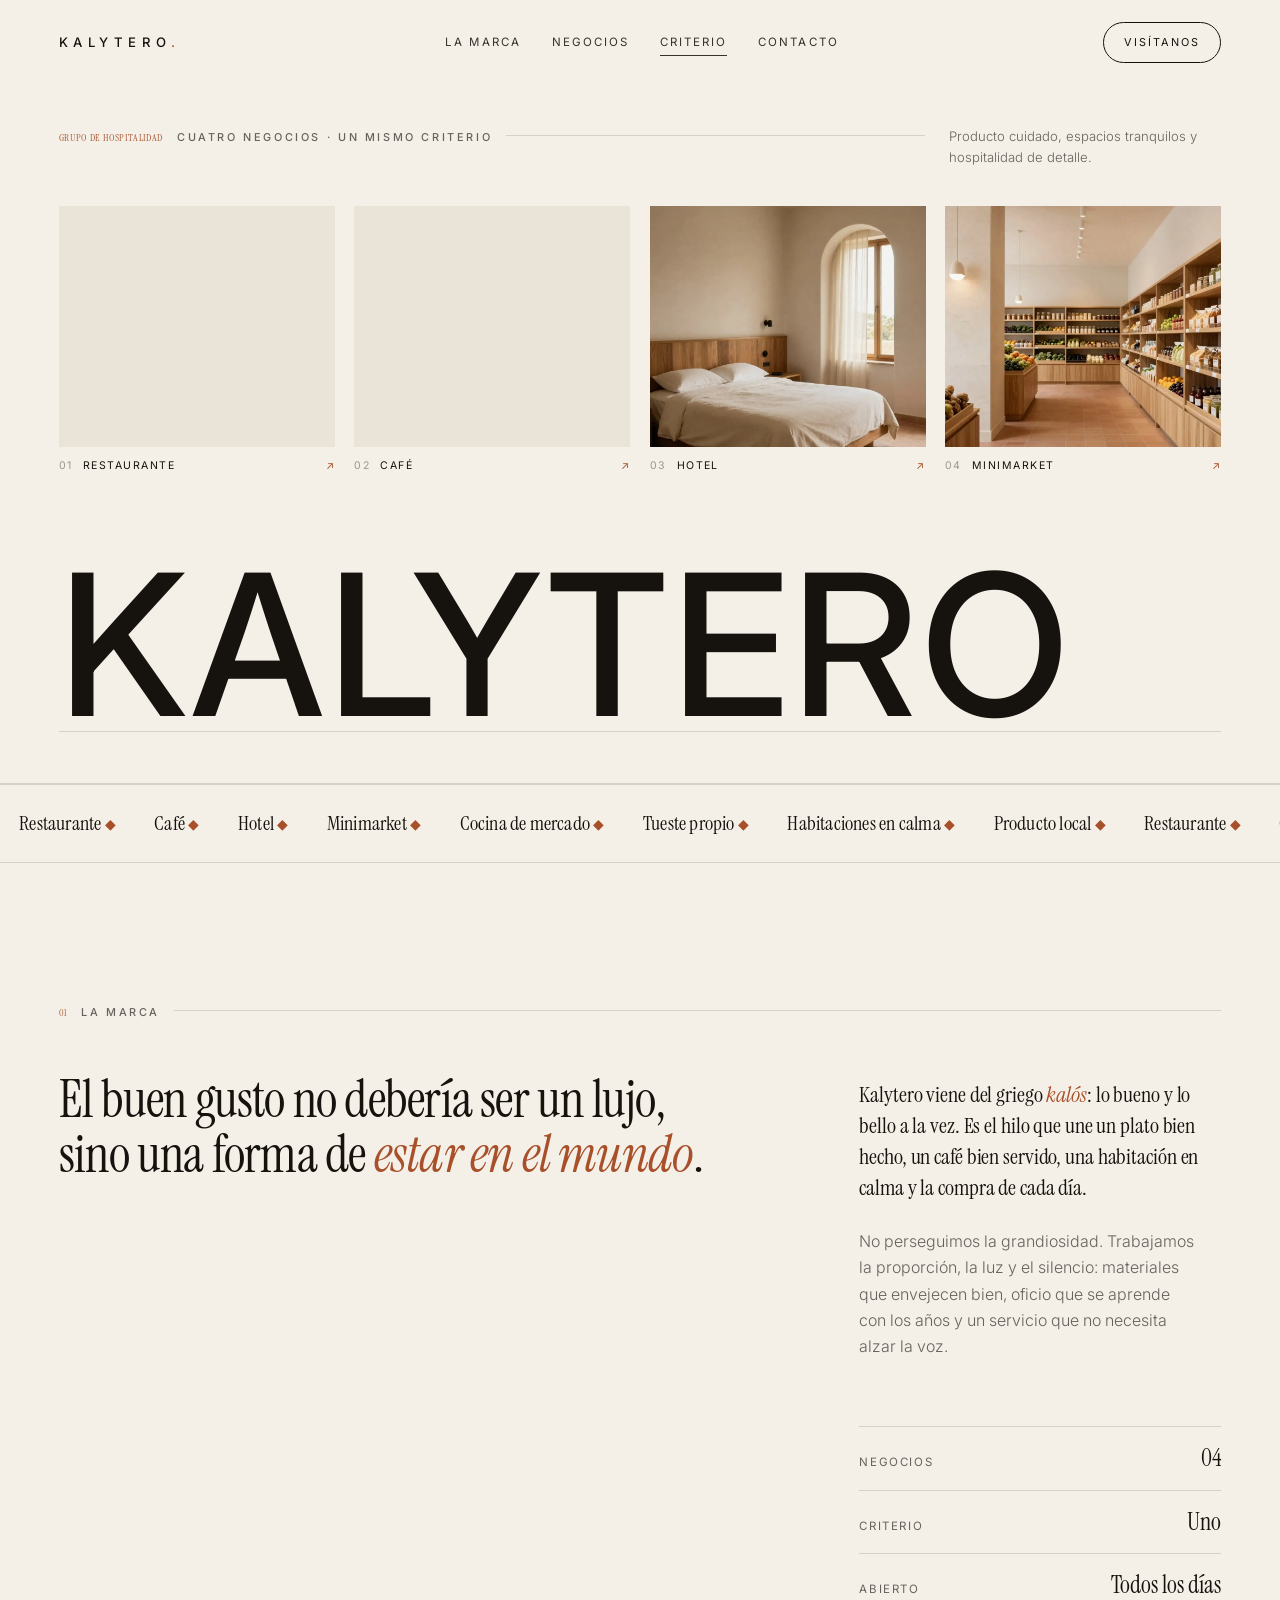
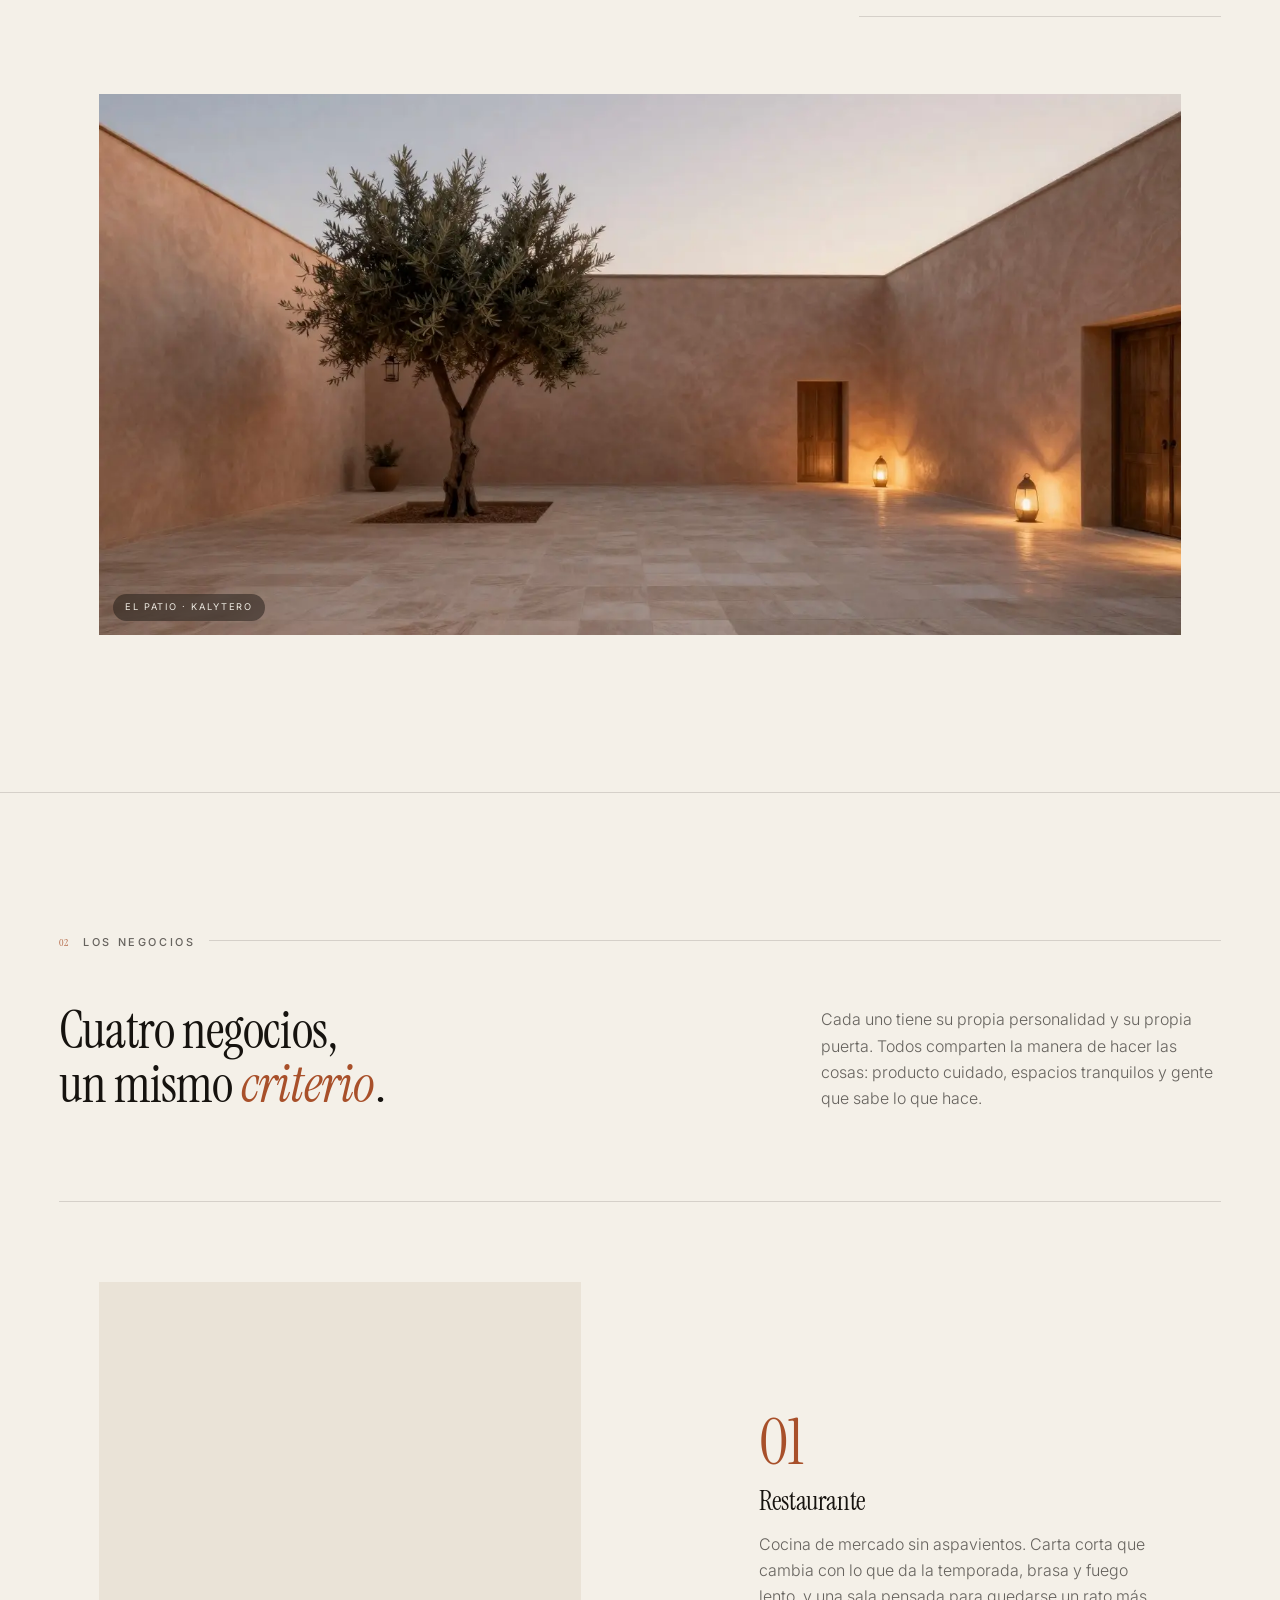
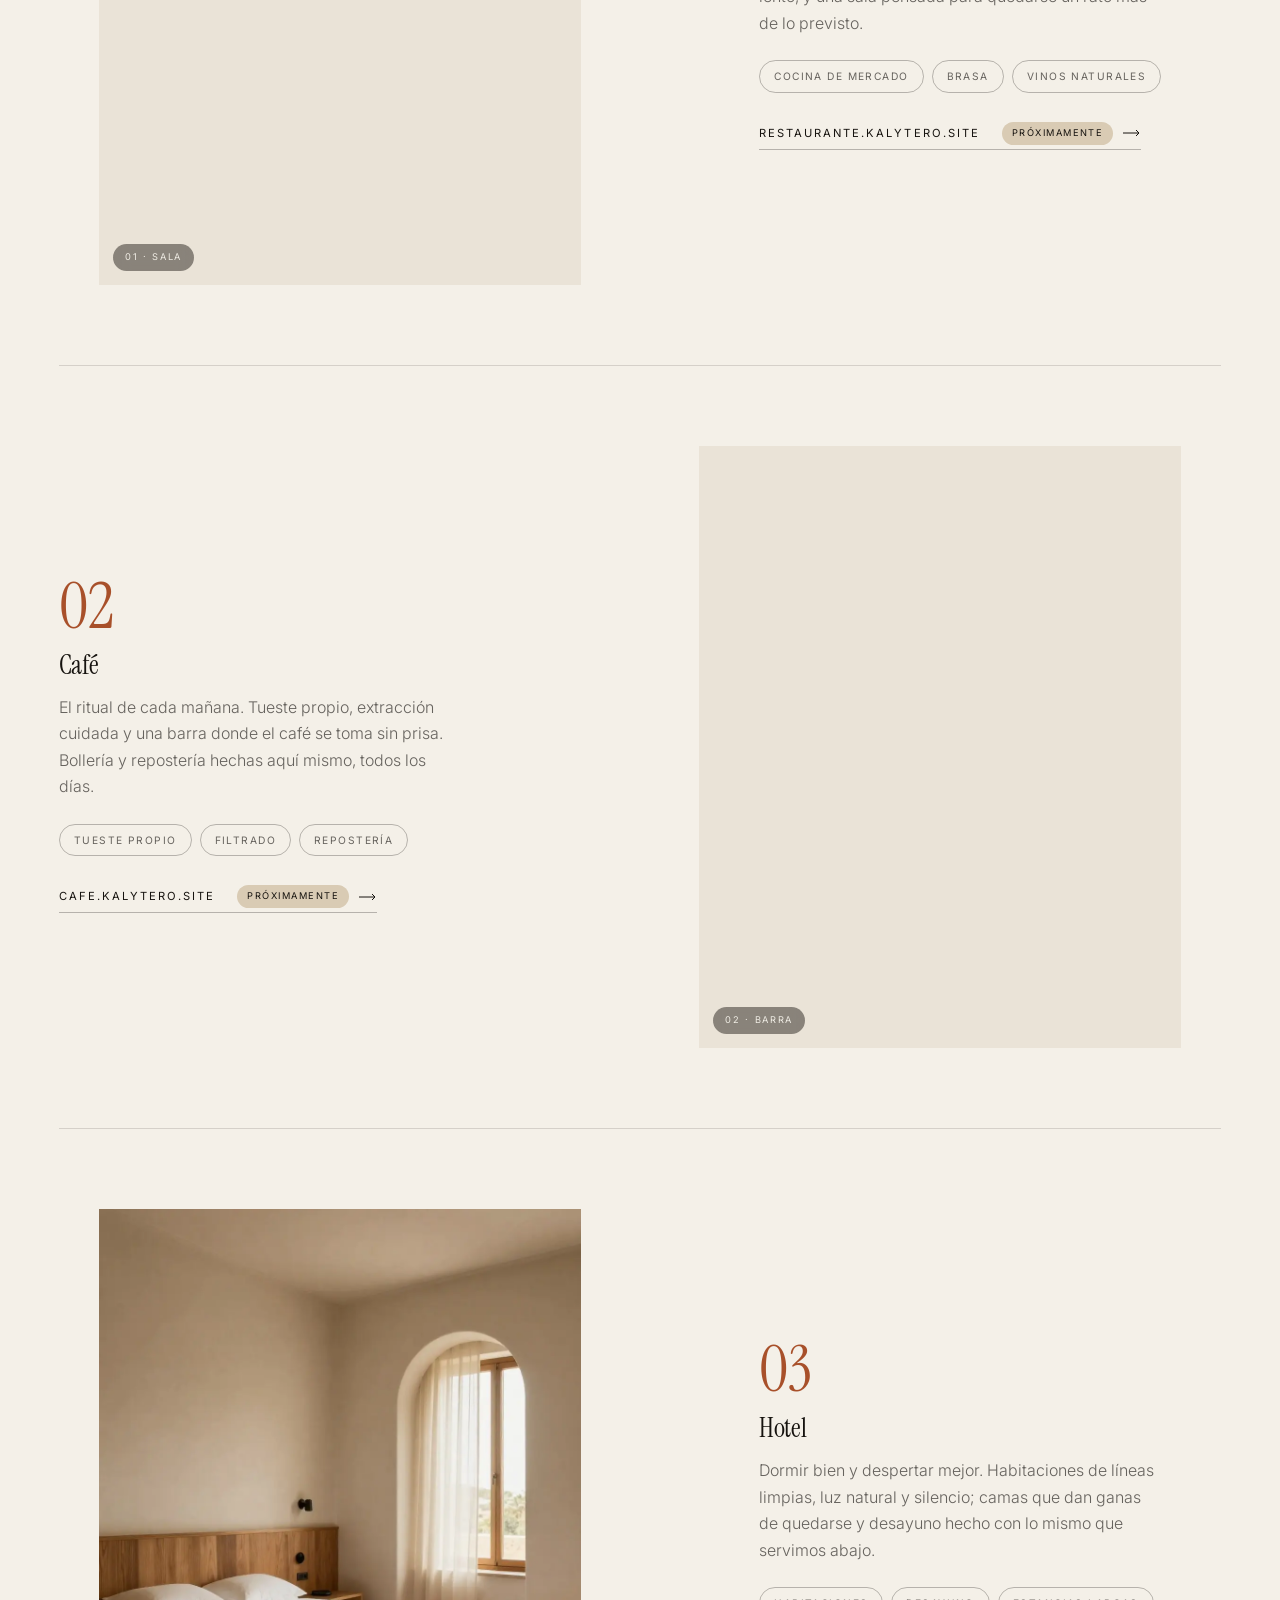
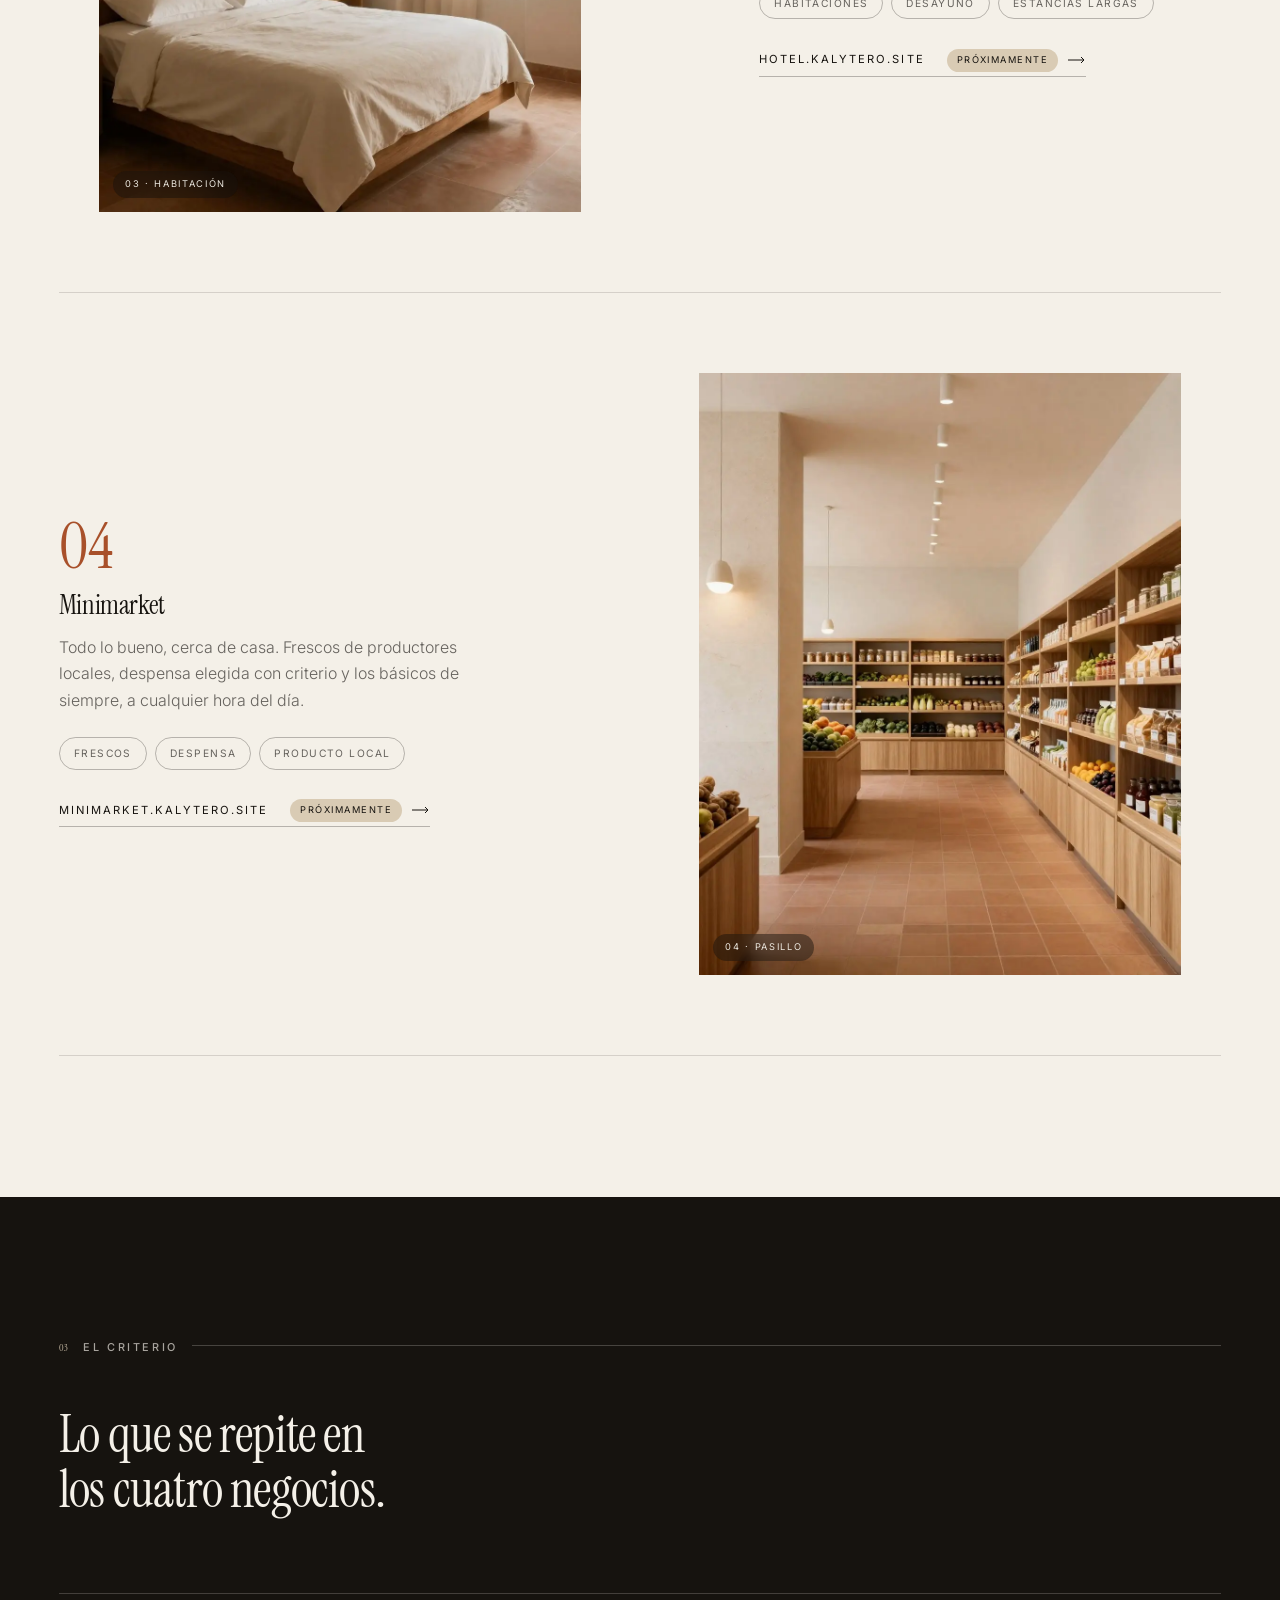
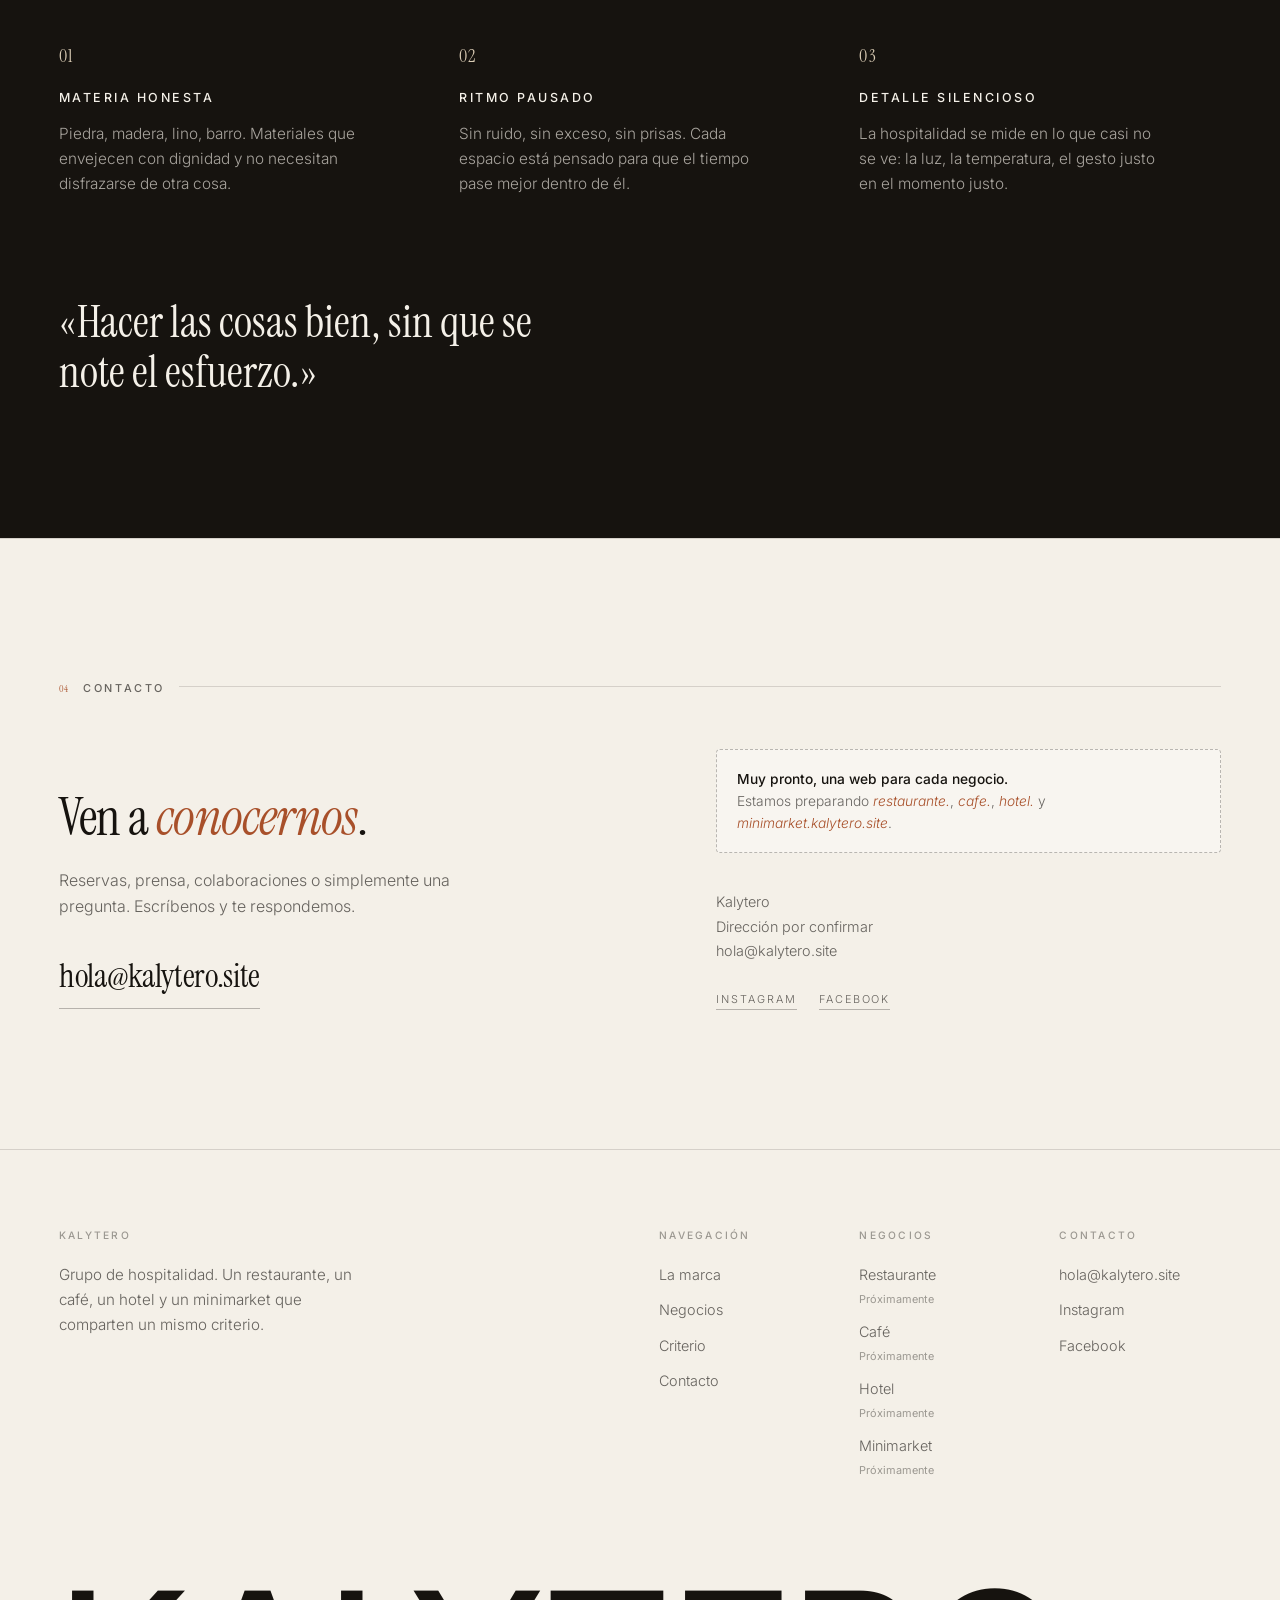
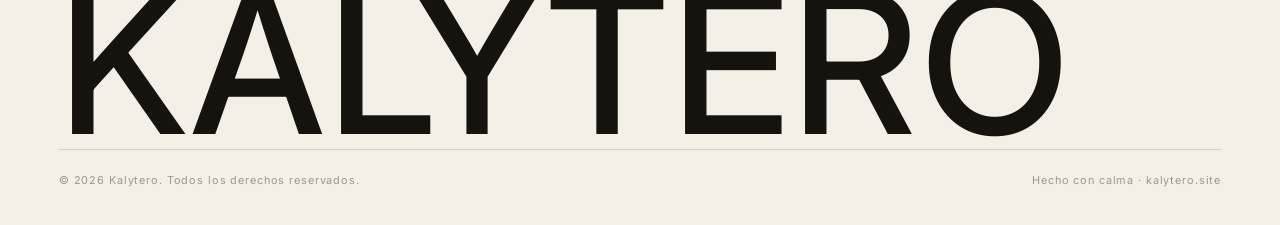
<file: index.html>
<!DOCTYPE html>
<html lang="es">
<head>
<meta charset="UTF-8" />
<meta name="viewport" content="width=device-width, initial-scale=1.0" />
<title>Kalytero — Restaurante, Café, Hotel y Minimarket</title>
<meta name="description" content="Kalytero reúne cuatro negocios bajo un mismo criterio: restaurante, café, hotel y minimarket. Espacios serenos, materia honesta y hospitalidad de detalle." />
<meta name="theme-color" content="#f4f0e8" />
<link rel="canonical" href="https://kalytero.site/" />

<!-- Open Graph -->
<meta property="og:type" content="website" />
<meta property="og:site_name" content="Kalytero" />
<meta property="og:locale" content="es_ES" />
<meta property="og:title" content="Kalytero — Cuatro negocios, un mismo servicio" />
<meta property="og:description" content="Restaurante, café, hotel y minimarket. Cuatro negocios, un mismo criterio." />
<meta property="og:url" content="https://kalytero.site/" />
<meta property="og:image" content="https://kalytero.site/assets/og.jpg" />
<meta property="og:image:width" content="1200" />
<meta property="og:image:height" content="630" />
<meta name="twitter:card" content="summary_large_image" />
<meta name="twitter:title" content="Kalytero — Cuatro negocios, un mismo servicio" />
<meta name="twitter:description" content="Restaurante, café, hotel y minimarket. Cuatro negocios, un mismo criterio." />
<meta name="twitter:image" content="https://kalytero.site/assets/og.jpg" />

<!-- Favicon -->
<link rel="icon" href="data:image/svg+xml,%3Csvg xmlns='http://www.w3.org/2000/svg' viewBox='0 0 64 64'%3E%3Crect width='64' height='64' fill='%2316130f'/%3E%3Ctext x='32' y='45' font-family='Georgia,serif' font-size='40' fill='%23f4f0e8' text-anchor='middle'%3EK%3C/text%3E%3C/svg%3E" />
<link rel="apple-touch-icon" href="data:image/svg+xml,%3Csvg xmlns='http://www.w3.org/2000/svg' viewBox='0 0 64 64'%3E%3Crect width='64' height='64' fill='%2316130f'/%3E%3Ctext x='32' y='45' font-family='Georgia,serif' font-size='40' fill='%23f4f0e8' text-anchor='middle'%3EK%3C/text%3E%3C/svg%3E" />

<link rel="preconnect" href="https://fonts.googleapis.com" />
<link rel="preconnect" href="https://fonts.gstatic.com" crossorigin />
<link href="https://fonts.googleapis.com/css2?family=Instrument+Serif:ital@0;1&family=Inter:wght@300;400;500&display=swap" rel="stylesheet" />
<link rel="stylesheet" href="assets/css/style.css" />

<script type="application/ld+json">
{
  "@context": "https://schema.org",
  "@type": "Organization",
  "name": "Kalytero",
  "url": "https://kalytero.site/",
  "logo": "https://kalytero.site/assets/og.jpg",
  "description": "Grupo Kalytero: restaurante, café, hotel y minimarket.",
  "email": "hola@kalytero.site",
  "subOrganization": [
    { "@type": "Restaurant", "name": "Kalytero Restaurante", "url": "https://restaurante.kalytero.site/" },
    { "@type": "CafeOrCoffeeShop", "name": "Kalytero Café", "url": "https://cafe.kalytero.site/" },
    { "@type": "Hotel", "name": "Kalytero Hotel", "url": "https://hotel.kalytero.site/" },
    { "@type": "Store", "name": "Kalytero Minimarket", "url": "https://minimarket.kalytero.site/" }
  ]
}
</script>
</head>
<body>

<a class="skip-link" href="#negocios">Saltar al contenido</a>

<!-- ============================================================ HEADER -->
<header class="site-header" id="header">
  <a class="brand" href="#top">Kalytero<span>.</span></a>

  <nav class="nav" id="nav" aria-label="Navegación principal">
    <a href="#marca">La marca</a>
    <a href="#negocios">Negocios</a>
    <a href="#criterio">Criterio</a>
    <a href="#contacto">Contacto</a>
  </nav>

  <a class="header-cta" href="#contacto">Visítanos</a>

  <button class="burger" id="burger" aria-label="Abrir menú" aria-expanded="false" aria-controls="nav">
    <i></i><i></i>
  </button>
</header>

<main id="top">

  <!-- ========================================================== HERO -->
  <section class="hero" aria-labelledby="hero-title">
    <div class="hero__inner">
      <div class="hero__intro">
        <p class="eyebrow">
          <span class="num">Grupo de hospitalidad</span>
          <span>Cuatro negocios · Un mismo criterio</span>
        </p>
        <p class="hero__note">Producto cuidado, espacios tranquilos y hospitalidad de detalle.</p>
      </div>

      <nav class="hero__services" aria-label="Explora nuestros negocios">
        <a class="hero-service" href="#restaurante" aria-label="Descubre Restaurante">
          <span class="hero-service__image">
            <picture>
              <source media="(max-width: 720px)" srcset="assets/restaurante-640.webp" type="image/webp" />
              <source srcset="assets/restaurante.webp" type="image/webp" />
              <img src="assets/restaurante.jpg" alt="Comedor sereno con arcos de piedra y mesa de roble" width="1024" height="1280" fetchpriority="high" decoding="async" />
            </picture>
          </span>
          <span class="hero-service__caption"><span>01</span><strong>Restaurante</strong><span aria-hidden="true">↗</span></span>
        </a>
        <a class="hero-service" href="#cafe" aria-label="Descubre Café">
          <span class="hero-service__image">
            <picture>
              <source media="(max-width: 720px)" srcset="assets/cafe-640.webp" type="image/webp" />
              <source srcset="assets/cafe.webp" type="image/webp" />
              <img src="assets/cafe.jpg" alt="Barra de café en piedra con máquina de espresso" width="1024" height="1280" decoding="async" />
            </picture>
          </span>
          <span class="hero-service__caption"><span>02</span><strong>Café</strong><span aria-hidden="true">↗</span></span>
        </a>
        <a class="hero-service" href="#hotel" aria-label="Descubre Hotel">
          <span class="hero-service__image">
            <picture>
              <source media="(max-width: 720px)" srcset="assets/hotel-640.webp" type="image/webp" />
              <source srcset="assets/hotel.webp" type="image/webp" />
              <img src="assets/hotel.jpg" alt="Habitación luminosa con cama de lino y cabecero de roble" width="1024" height="1280" decoding="async" />
            </picture>
          </span>
          <span class="hero-service__caption"><span>03</span><strong>Hotel</strong><span aria-hidden="true">↗</span></span>
        </a>
        <a class="hero-service" href="#minimarket" aria-label="Descubre Minimarket">
          <span class="hero-service__image">
            <picture>
              <source media="(max-width: 720px)" srcset="assets/minimarket-640.webp" type="image/webp" />
              <source srcset="assets/minimarket.webp" type="image/webp" />
              <img src="assets/minimarket.jpg" alt="Minimarket con estanterías de madera, fruta y producto local" width="1024" height="1280" decoding="async" />
            </picture>
          </span>
          <span class="hero-service__caption"><span>04</span><strong>Minimarket</strong><span aria-hidden="true">↗</span></span>
        </a>
      </nav>

      <h1 class="wordmark hero__wordmark" id="hero-title"><span>Kalytero</span></h1>
    </div>
  </section>

  <!-- ======================================================= MARQUEE -->
  <div class="marquee" aria-hidden="true">
    <div class="marquee__track">
      <ul>
        <li>Restaurante <span class="dot">◆</span></li>
        <li>Café <span class="dot">◆</span></li>
        <li>Hotel <span class="dot">◆</span></li>
        <li>Minimarket <span class="dot">◆</span></li>
        <li>Cocina de mercado <span class="dot">◆</span></li>
        <li>Tueste propio <span class="dot">◆</span></li>
        <li>Habitaciones en calma <span class="dot">◆</span></li>
        <li>Producto local <span class="dot">◆</span></li>
      </ul>
      <ul>
        <li>Restaurante <span class="dot">◆</span></li>
        <li>Café <span class="dot">◆</span></li>
        <li>Hotel <span class="dot">◆</span></li>
        <li>Minimarket <span class="dot">◆</span></li>
        <li>Cocina de mercado <span class="dot">◆</span></li>
        <li>Tueste propio <span class="dot">◆</span></li>
        <li>Habitaciones en calma <span class="dot">◆</span></li>
        <li>Producto local <span class="dot">◆</span></li>
      </ul>
    </div>
  </div>

  <!-- ====================================================== MANIFIESTO -->
  <section class="section manifesto" id="marca">
    <div class="wrap">
      <p class="eyebrow reveal">
        <span class="num">01</span>
        <span>La marca</span>
      </p>

      <div class="grid">
        <h2 class="h2 manifesto__title reveal">
          El buen gusto no debería ser un lujo, sino una forma de
          <em>estar en el mundo</em>.
        </h2>

        <div class="manifesto__body reveal" data-delay="1">
          <div class="serif-body">
            <p>
              Kalytero viene del griego <em>kalós</em>: lo bueno y lo bello a la vez.
              Es el hilo que une un plato bien hecho, un café bien servido, una
              habitación en calma y la compra de cada día.
            </p>
          </div>
          <p class="lead" style="margin-top:24px">
            No perseguimos la grandiosidad. Trabajamos la proporción, la luz y el
            silencio: materiales que envejecen bien, oficio que se aprende con los
            años y un servicio que no necesita alzar la voz.
          </p>
        </div>

        <div class="manifesto__stats reveal" data-delay="2">
          <div><span>Negocios</span><strong>04</strong></div>
          <div><span>Criterio</span><strong>Uno</strong></div>
          <div><span>Abierto</span><strong>Todos los días</strong></div>
        </div>
      </div>

      <figure class="figure manifesto__figure reveal">
        <picture>
          <source srcset="assets/interior.webp" type="image/webp" />
          <img src="assets/interior.jpg" alt="Patio interior de líneas minimalistas con un olivo y luz de farolillos al anochecer" width="1536" height="864" loading="lazy" decoding="async" />
        </picture>
        <figcaption>El patio · Kalytero</figcaption>
      </figure>
    </div>
  </section>

  <!-- ======================================================== NEGOCIOS -->
  <section class="section" id="negocios">
    <div class="wrap">
      <p class="eyebrow reveal">
        <span class="num">02</span>
        <span>Los negocios</span>
      </p>

      <div class="biz-head">
        <h2 class="h2 reveal">Cuatro negocios, un mismo <em>criterio</em>.</h2>
        <p class="lead reveal" data-delay="1">
          Cada uno tiene su propia personalidad y su propia puerta. Todos comparten
          la manera de hacer las cosas: producto cuidado, espacios tranquilos y
          gente que sabe lo que hace.
        </p>
      </div>

      <!-- 01 · Restaurante -->
      <article class="biz" id="restaurante">
        <div class="biz__media">
          <figure class="figure reveal">
            <picture>
              <source media="(max-width: 720px)" srcset="assets/restaurante-640.webp" type="image/webp" />
              <source srcset="assets/restaurante.webp" type="image/webp" />
              <img src="assets/restaurante.jpg" alt="Comedor minimalista con arcos de piedra, mesa de roble y lámpara de lino" width="1024" height="1280" loading="lazy" decoding="async" />
            </picture>
            <figcaption>01 · Sala</figcaption>
          </figure>
        </div>
        <div class="biz__body reveal" data-delay="1">
          <span class="biz__num">01</span>
          <h3 class="h3">Restaurante</h3>
          <p class="lead">
            Cocina de mercado sin aspavientos. Carta corta que cambia con lo que da
            la temporada, brasa y fuego lento, y una sala pensada para quedarse un
            rato más de lo previsto.
          </p>
          <ul class="tags">
            <li>Cocina de mercado</li>
            <li>Brasa</li>
            <li>Vinos naturales</li>
          </ul>
          <a class="link-arrow" href="https://restaurante.kalytero.site">
            restaurante.kalytero.site
            <span class="pill">Próximamente</span>
            <svg width="18" height="8" viewBox="0 0 18 8" fill="none" aria-hidden="true"><path d="M0 4h16M13 1l3 3-3 3" stroke="currentColor" stroke-width="1"/></svg>
          </a>
        </div>
      </article>

      <!-- 02 · Café -->
      <article class="biz" id="cafe">
        <div class="biz__media">
          <figure class="figure reveal">
            <picture>
              <source media="(max-width: 720px)" srcset="assets/cafe-640.webp" type="image/webp" />
              <source srcset="assets/cafe.webp" type="image/webp" />
              <img src="assets/cafe.jpg" alt="Barra de café en piedra con máquina de espresso dorada y una taza sola" width="1024" height="1280" loading="lazy" decoding="async" />
            </picture>
            <figcaption>02 · Barra</figcaption>
          </figure>
        </div>
        <div class="biz__body reveal" data-delay="1">
          <span class="biz__num">02</span>
          <h3 class="h3">Café</h3>
          <p class="lead">
            El ritual de cada mañana. Tueste propio, extracción cuidada y una barra
            donde el café se toma sin prisa. Bollería y repostería hechas aquí mismo,
            todos los días.
          </p>
          <ul class="tags">
            <li>Tueste propio</li>
            <li>Filtrado</li>
            <li>Repostería</li>
          </ul>
          <a class="link-arrow" href="https://cafe.kalytero.site">
            cafe.kalytero.site
            <span class="pill">Próximamente</span>
            <svg width="18" height="8" viewBox="0 0 18 8" fill="none" aria-hidden="true"><path d="M0 4h16M13 1l3 3-3 3" stroke="currentColor" stroke-width="1"/></svg>
          </a>
        </div>
      </article>

      <!-- 03 · Hotel -->
      <article class="biz" id="hotel">
        <div class="biz__media">
          <figure class="figure reveal">
            <picture>
              <source media="(max-width: 720px)" srcset="assets/hotel-640.webp" type="image/webp" />
              <source srcset="assets/hotel.webp" type="image/webp" />
              <img src="assets/hotel.jpg" alt="Habitación de hotel con cama de lino, cabecero de roble y ventana en arco" width="1024" height="1280" loading="lazy" decoding="async" />
            </picture>
            <figcaption>03 · Habitación</figcaption>
          </figure>
        </div>
        <div class="biz__body reveal" data-delay="1">
          <span class="biz__num">03</span>
          <h3 class="h3">Hotel</h3>
          <p class="lead">
            Dormir bien y despertar mejor. Habitaciones de líneas limpias, luz
            natural y silencio; camas que dan ganas de quedarse y desayuno hecho
            con lo mismo que servimos abajo.
          </p>
          <ul class="tags">
            <li>Habitaciones</li>
            <li>Desayuno</li>
            <li>Estancias largas</li>
          </ul>
          <a class="link-arrow" href="https://hotel.kalytero.site">
            hotel.kalytero.site
            <span class="pill">Próximamente</span>
            <svg width="18" height="8" viewBox="0 0 18 8" fill="none" aria-hidden="true"><path d="M0 4h16M13 1l3 3-3 3" stroke="currentColor" stroke-width="1"/></svg>
          </a>
        </div>
      </article>

      <!-- 04 · Minimarket -->
      <article class="biz" id="minimarket">
        <div class="biz__media">
          <figure class="figure reveal">
            <picture>
              <source media="(max-width: 720px)" srcset="assets/minimarket-640.webp" type="image/webp" />
              <source srcset="assets/minimarket.webp" type="image/webp" />
              <img src="assets/minimarket.jpg" alt="Minimarket de estanterías de madera con fruta, despensa y suelo de barro" width="1024" height="1280" loading="lazy" decoding="async" />
            </picture>
            <figcaption>04 · Pasillo</figcaption>
          </figure>
        </div>
        <div class="biz__body reveal" data-delay="1">
          <span class="biz__num">04</span>
          <h3 class="h3">Minimarket</h3>
          <p class="lead">
            Todo lo bueno, cerca de casa. Frescos de productores locales, despensa
            elegida con criterio y los básicos de siempre, a cualquier hora del día.
          </p>
          <ul class="tags">
            <li>Frescos</li>
            <li>Despensa</li>
            <li>Producto local</li>
          </ul>
          <a class="link-arrow" href="https://minimarket.kalytero.site">
            minimarket.kalytero.site
            <span class="pill">Próximamente</span>
            <svg width="18" height="8" viewBox="0 0 18 8" fill="none" aria-hidden="true"><path d="M0 4h16M13 1l3 3-3 3" stroke="currentColor" stroke-width="1"/></svg>
          </a>
        </div>
      </article>
    </div>
  </section>

  <!-- ======================================================== CRITERIO -->
  <section class="section dark" id="criterio">
    <div class="wrap">
      <p class="eyebrow reveal">
        <span class="num">03</span>
        <span>El criterio</span>
      </p>

      <h2 class="h2 reveal" style="max-width:20ch">
        Lo que se repite en los cuatro negocios.
      </h2>

      <div class="principles">
        <div class="principle reveal">
          <span class="num">01</span>
          <h3>Materia honesta</h3>
          <p>
            Piedra, madera, lino, barro. Materiales que envejecen con dignidad y no
            necesitan disfrazarse de otra cosa.
          </p>
        </div>
        <div class="principle reveal" data-delay="1">
          <span class="num">02</span>
          <h3>Ritmo pausado</h3>
          <p>
            Sin ruido, sin exceso, sin prisas. Cada espacio está pensado para que el
            tiempo pase mejor dentro de él.
          </p>
        </div>
        <div class="principle reveal" data-delay="2">
          <span class="num">03</span>
          <h3>Detalle silencioso</h3>
          <p>
            La hospitalidad se mide en lo que casi no se ve: la luz, la temperatura,
            el gesto justo en el momento justo.
          </p>
        </div>
      </div>

      <p class="quote reveal">
        «Hacer las cosas bien, sin que se note el esfuerzo.»
      </p>
    </div>
  </section>

  <!-- ======================================================== CONTACTO -->
  <section class="section contact" id="contacto">
    <div class="wrap">
      <p class="eyebrow reveal">
        <span class="num">04</span>
        <span>Contacto</span>
      </p>

      <div class="contact__grid">
        <div>
          <h2 class="h2 reveal">Ven a <em>conocernos</em>.</h2>
          <p class="lead reveal" data-delay="1" style="margin-top:22px">
            Reservas, prensa, colaboraciones o simplemente una pregunta. Escríbenos
            y te respondemos.
          </p>
          <p class="reveal" data-delay="2" style="margin-top:30px">
            <a class="mailto" href="mailto:hola@kalytero.site">hola@kalytero.site</a>
          </p>
        </div>

        <div class="contact__meta reveal" data-delay="2">
          <p class="note">
            <strong>Muy pronto, una web para cada negocio.</strong><br />
            Estamos preparando <em>restaurante.</em>, <em>cafe.</em>, <em>hotel.</em> y
            <em>minimarket.kalytero.site</em>.
          </p>

          <!-- TODO: sustituir por la dirección real cuando esté confirmada -->
          <address class="addr">
            Kalytero<br />
            Dirección por confirmar<br />
            <a href="mailto:hola@kalytero.site">hola@kalytero.site</a>
          </address>

          <ul class="socials">
            <!-- TODO: actualizar con los perfiles reales -->
            <li><a href="https://instagram.com/kalytero" rel="noopener">Instagram</a></li>
            <li><a href="https://facebook.com/kalytero" rel="noopener">Facebook</a></li>
          </ul>
        </div>
      </div>
    </div>
  </section>
</main>

<!-- ============================================================ FOOTER -->
<footer class="site-footer">
  <div class="wrap">
    <div class="grid">
      <div class="footer__col footer__brand">
        <h4>Kalytero</h4>
        <p class="lead" style="font-size:0.95rem; max-width:34ch">
          Grupo de hospitalidad. Un restaurante, un café, un hotel y un minimarket
          que comparten un mismo criterio.
        </p>
      </div>

      <div class="footer__col footer__nav">
        <h4>Navegación</h4>
        <ul>
          <li><a href="#marca">La marca</a></li>
          <li><a href="#negocios">Negocios</a></li>
          <li><a href="#criterio">Criterio</a></li>
          <li><a href="#contacto">Contacto</a></li>
        </ul>
      </div>

      <div class="footer__col footer__biz">
        <h4>Negocios</h4>
        <ul>
          <li><a href="https://restaurante.kalytero.site">Restaurante</a><small>Próximamente</small></li>
          <li><a href="https://cafe.kalytero.site">Café</a><small>Próximamente</small></li>
          <li><a href="https://hotel.kalytero.site">Hotel</a><small>Próximamente</small></li>
          <li><a href="https://minimarket.kalytero.site">Minimarket</a><small>Próximamente</small></li>
        </ul>
      </div>

      <div class="footer__col footer__contact">
        <h4>Contacto</h4>
        <ul>
          <li><a href="mailto:hola@kalytero.site">hola@kalytero.site</a></li>
          <li><a href="https://instagram.com/kalytero" rel="noopener">Instagram</a></li>
          <li><a href="https://facebook.com/kalytero" rel="noopener">Facebook</a></li>
        </ul>
      </div>
    </div>

    <div class="wordmark" aria-hidden="true"><span>Kalytero</span></div>

    <div class="footer__legal">
      <span>© <span id="year">2026</span> Kalytero. Todos los derechos reservados.</span>
      <span>Hecho con calma · kalytero.site</span>
    </div>
  </div>
</footer>

<script src="assets/js/main.js" defer></script>
</body>
</html>
</file>
<file: assets/css/style.css>
/* ==========================================================================
   Kalytero — hoja de estilo principal
   Estética: estudio de arquitectura. Clean, editorial, mucho aire.
   ========================================================================== */

:root {
  --bone: #f4f0e8;
  --bone-2: #eae3d7;
  --ink: #16130f;
  --ink-2: rgba(22, 19, 15, 0.64);
  --ink-3: rgba(22, 19, 15, 0.4);
  --line: rgba(22, 19, 15, 0.14);
  --line-strong: rgba(22, 19, 15, 0.28);
  --clay: #a8502a;
  --clay-2: #c2703f;
  --sand: #d9cbb4;

  --serif: "Instrument Serif", "Iowan Old Style", "Times New Roman", serif;
  --sans: "Inter", system-ui, -apple-system, "Segoe UI", sans-serif;

  --maxw: 1480px;
  --pad: clamp(20px, 4.6vw, 72px);
  --sp-section: clamp(84px, 11vw, 172px);
  --ease: cubic-bezier(0.22, 0.61, 0.36, 1);
}

/* --------------------------------------------------------------- reset --- */

*,
*::before,
*::after { box-sizing: border-box; }

html {
  -webkit-text-size-adjust: 100%;
  scroll-behavior: smooth;
  scroll-padding-top: 88px;
  /* Evita el desplazamiento horizontal que provoca el full-bleed. */
  overflow-x: clip;
}

body {
  margin: 0;
  background: var(--bone);
  color: var(--ink);
  font-family: var(--sans);
  font-size: 16px;
  font-weight: 400;
  line-height: 1.6;
  -webkit-font-smoothing: antialiased;
  text-rendering: optimizeLegibility;
  overflow-x: hidden;
}

body.nav-open { overflow: hidden; }

img { display: block; max-width: 100%; height: auto; }

a { color: inherit; text-decoration: none; }

button { font: inherit; color: inherit; background: none; border: 0; cursor: pointer; }

::selection { background: var(--clay); color: var(--bone); }

:focus-visible {
  outline: 1.5px solid var(--clay);
  outline-offset: 3px;
}

.skip-link {
  position: absolute;
  left: -9999px;
  top: 0;
  z-index: 200;
  padding: 12px 18px;
  background: var(--ink);
  color: var(--bone);
  font-size: 0.75rem;
  letter-spacing: 0.12em;
  text-transform: uppercase;
}
.skip-link:focus { left: 12px; top: 12px; }

/* ------------------------------------------------------------ tipografía - */

h1, h2, h3 {
  font-family: var(--serif);
  font-weight: 400;
  margin: 0;
  letter-spacing: -0.015em;
}

.display {
  font-size: clamp(2.7rem, 7.4vw, 7.4rem);
  line-height: 0.98;
  text-wrap: balance;
}

.h2 {
  font-size: clamp(1.85rem, 4.1vw, 4rem);
  line-height: 1.04;
  text-wrap: balance;
}

.h3 {
  font-size: clamp(1.3rem, 2.1vw, 2rem);
  line-height: 1.12;
}

em, .italic {
  font-style: italic;
  color: var(--clay);
}

.lead {
  font-size: clamp(1rem, 1.15vw, 1.15rem);
  line-height: 1.65;
  color: var(--ink-2);
  font-weight: 300;
  max-width: 46ch;
}

p { margin: 0 0 1.1em; }
p:last-child { margin-bottom: 0; }

.serif-body {
  font-family: var(--serif);
  font-size: clamp(1.15rem, 1.7vw, 1.6rem);
  line-height: 1.42;
  letter-spacing: -0.005em;
}

/* --------------------------------------------------------------- layout -- */

.wrap {
  width: 100%;
  max-width: var(--maxw);
  margin: 0 auto;
  padding-inline: var(--pad);
}

.section { padding-block: var(--sp-section); }
.section + .section { border-top: 1px solid var(--line); }

.grid {
  display: grid;
  grid-template-columns: repeat(12, minmax(0, 1fr));
  gap: clamp(20px, 3vw, 48px);
}

/* etiquetas de sección ---------------------------------------------------- */

.eyebrow {
  display: flex;
  align-items: baseline;
  gap: 14px;
  font-size: 0.68rem;
  font-weight: 500;
  letter-spacing: 0.24em;
  text-transform: uppercase;
  color: var(--ink-2);
  margin-bottom: clamp(28px, 4vw, 56px);
}

.eyebrow .num {
  font-family: var(--serif);
  font-size: 0.95em;
  letter-spacing: 0.06em;
  color: var(--clay);
}

.eyebrow::after {
  content: "";
  flex: 1;
  height: 1px;
  background: var(--line);
  transform: translateY(-5px);
}

/* ---------------------------------------------------------------- header - */

.site-header {
  position: fixed;
  inset: 0 0 auto 0;
  z-index: 100;
  display: flex;
  align-items: center;
  justify-content: space-between;
  gap: 24px;
  padding: 22px var(--pad);
  color: var(--ink);
  transition: background 0.5s var(--ease), color 0.5s var(--ease),
    padding 0.5s var(--ease), border-color 0.5s var(--ease);
  border-bottom: 1px solid transparent;
}

.site-header.is-scrolled,
body.nav-open .site-header {
  background: rgba(244, 240, 232, 0.92);
  -webkit-backdrop-filter: saturate(140%) blur(14px);
  backdrop-filter: saturate(140%) blur(14px);
  color: var(--ink);
  border-bottom-color: var(--line);
  padding-block: 14px;
}

/* Ojo: backdrop-filter crea un containing block para los hijos con
   position:fixed (el panel del menú móvil), así que se desactiva al abrirlo. */
body.nav-open .site-header {
  background: var(--bone);
  -webkit-backdrop-filter: none;
  backdrop-filter: none;
  border-bottom-color: transparent;
}

.brand {
  font-family: var(--sans);
  font-size: 0.82rem;
  font-weight: 500;
  letter-spacing: 0.42em;
  text-transform: uppercase;
  white-space: nowrap;
}
.brand span { color: var(--clay); }

.nav {
  display: flex;
  align-items: center;
  gap: clamp(18px, 2.4vw, 40px);
}

.nav a {
  position: relative;
  font-size: 0.72rem;
  letter-spacing: 0.18em;
  text-transform: uppercase;
  padding-block: 4px;
  opacity: 0.86;
  transition: opacity 0.3s var(--ease);
}
.nav a::after {
  content: "";
  position: absolute;
  left: 0;
  bottom: 0;
  width: 100%;
  height: 1px;
  background: currentColor;
  transform: scaleX(0);
  transform-origin: left;
  transition: transform 0.45s var(--ease);
}
.nav a:hover { opacity: 1; }
.nav a:hover::after,
.nav a.is-active::after { transform: scaleX(1); }

.header-cta {
  display: inline-flex;
  align-items: center;
  gap: 10px;
  padding: 11px 20px;
  border: 1px solid currentColor;
  border-radius: 999px;
  font-size: 0.68rem;
  letter-spacing: 0.18em;
  text-transform: uppercase;
  transition: background 0.4s var(--ease), color 0.4s var(--ease),
    border-color 0.4s var(--ease);
}
.header-cta:hover {
  background: var(--clay);
  border-color: var(--clay);
  color: var(--bone);
}

.burger {
  display: none;
  width: 44px;
  height: 44px;
  margin-right: -10px;
  position: relative;
}
.burger i {
  position: absolute;
  left: 11px;
  width: 22px;
  height: 1px;
  background: currentColor;
  transition: transform 0.4s var(--ease), opacity 0.3s var(--ease);
}
.burger i:nth-child(1) { top: 18px; }
.burger i:nth-child(2) { top: 25px; }
body.nav-open .burger i:nth-child(1) { transform: translateY(3.5px) rotate(45deg); }
body.nav-open .burger i:nth-child(2) { transform: translateY(-3.5px) rotate(-45deg); }

/* ------------------------------------------------------------------ hero - */

.hero {
  background: var(--bone);
  color: var(--ink);
  border-bottom: 1px solid var(--line);
}

.hero__inner {
  width: 100%;
  max-width: var(--maxw);
  margin: 0 auto;
  padding: 126px var(--pad) clamp(34px, 4vw, 58px);
}

.hero__intro {
  display: flex;
  align-items: baseline;
  justify-content: space-between;
  gap: 24px;
}
.hero .eyebrow {
  flex: 1;
  margin: 0;
  color: var(--ink-2);
}
.hero .eyebrow .num { color: var(--clay); }
.hero__note {
  margin: 0;
  max-width: 34ch;
  color: var(--ink-2);
  font-size: 0.82rem;
  font-weight: 300;
}

.hero__services {
  display: grid;
  grid-template-columns: repeat(4, minmax(0, 1fr));
  gap: clamp(10px, 1.5vw, 22px);
  margin-top: clamp(22px, 3vw, 40px);
}
.hero-service { min-width: 0; }
.hero-service__image {
  display: block;
  overflow: hidden;
  aspect-ratio: 1.15 / 1;
  background: var(--bone-2);
}
.hero-service__image picture,
.hero-service__image img {
  display: block;
  width: 100%;
  height: 100%;
}
.hero-service__image img {
  object-fit: cover;
  transition: transform 0.9s var(--ease);
}
.hero-service:hover .hero-service__image img { transform: scale(1.04); }
.hero-service__caption {
  display: grid;
  grid-template-columns: auto 1fr auto;
  align-items: baseline;
  gap: 10px;
  padding-top: 11px;
  font-size: 0.66rem;
  letter-spacing: 0.14em;
  text-transform: uppercase;
}
.hero-service__caption > span:first-child { color: var(--ink-3); }
.hero-service__caption strong { font-weight: 400; }
.hero-service__caption > span:last-child { color: var(--clay); }

.hero .hero__wordmark {
  margin-top: clamp(42px, 6vw, 82px);
  font-size: clamp(2.6rem, 15.4vw, 15rem);
}

/* ---------------------------------------------------------------- marquee - */

.marquee {
  border-block: 1px solid var(--line);
  padding-block: 22px;
  overflow: hidden;
  background: var(--bone);
}
.marquee__track {
  display: flex;
  width: max-content;
  animation: slide 42s linear infinite;
}
.marquee__track ul {
  display: flex;
  align-items: center;
  gap: clamp(24px, 3vw, 46px);
  margin: 0;
  padding: 0 clamp(12px, 1.5vw, 23px);
  list-style: none;
}
.marquee li {
  font-family: var(--serif);
  font-size: clamp(1.05rem, 1.6vw, 1.5rem);
  letter-spacing: 0.01em;
  white-space: nowrap;
}
.marquee li .dot { color: var(--clay); font-size: 0.7em; vertical-align: middle; }
@keyframes slide {
  to { transform: translateX(-50%); }
}

/* ---------------------------------------------------------- manifiesto --- */

.manifesto .grid { align-items: start; }

.manifesto__title { grid-column: 1 / span 7; }
.manifesto__body {
  grid-column: 9 / span 4;
  padding-top: 8px;
}
.manifesto__body .lead { max-width: 34ch; }

.manifesto__stats {
  grid-column: 9 / span 4;
  margin-top: 28px;
  display: grid;
  gap: 0;
  border-top: 1px solid var(--line);
}
.manifesto__stats div {
  display: flex;
  align-items: baseline;
  justify-content: space-between;
  gap: 16px;
  padding: 12px 0;
  border-bottom: 1px solid var(--line);
  font-size: 0.72rem;
  letter-spacing: 0.14em;
  text-transform: uppercase;
  color: var(--ink-2);
}
.manifesto__stats strong {
  font-family: var(--serif);
  font-size: 1.5rem;
  font-weight: 400;
  letter-spacing: 0;
  color: var(--ink);
  text-transform: none;
}

.figure {
  position: relative;
  overflow: hidden;
  background: var(--bone-2);
}
.figure img {
  width: 100%;
  height: 100%;
  object-fit: cover;
  transition: transform 1.1s var(--ease);
}
.figure figcaption {
  position: absolute;
  left: 14px;
  bottom: 14px;
  padding: 6px 12px;
  border-radius: 999px;
  background: rgba(22, 19, 15, 0.46);
  -webkit-backdrop-filter: blur(8px);
  backdrop-filter: blur(8px);
  font-size: 0.58rem;
  letter-spacing: 0.18em;
  text-transform: uppercase;
  color: rgba(244, 240, 232, 0.96);
}

.manifesto__figure {
  grid-column: 1 / span 12;
  margin-top: clamp(40px, 6vw, 84px);
  aspect-ratio: 16 / 8;
}

/* -------------------------------------------------------------- negocios - */

.biz-head {
  display: flex;
  flex-wrap: wrap;
  align-items: flex-end;
  justify-content: space-between;
  gap: 28px;
  margin-bottom: clamp(48px, 7vw, 96px);
}
.biz-head .h2 { max-width: 16ch; }
.biz-head .lead { max-width: 40ch; }

.biz {
  display: grid;
  grid-template-columns: repeat(12, minmax(0, 1fr));
  gap: clamp(20px, 3vw, 48px);
  align-items: center;
  padding-block: clamp(36px, 5vw, 74px);
  border-top: 1px solid var(--line);
}
.biz:last-of-type { border-bottom: 1px solid var(--line); }

.biz__media { grid-column: 1 / span 6; }
.biz__body { grid-column: 8 / span 5; }

.biz:nth-child(even) .biz__media { grid-column: 7 / span 6; order: 2; }
.biz:nth-child(even) .biz__body { grid-column: 1 / span 5; order: 1; }

.biz__media .figure { aspect-ratio: 4 / 5; }
.biz:hover .figure img { transform: scale(1.035); }

.biz__num {
  font-family: var(--serif);
  font-size: clamp(2.6rem, 5vw, 4.6rem);
  line-height: 0.8;
  color: var(--clay);
  display: block;
  margin-bottom: 18px;
}

.biz__body .h3 { margin-bottom: 14px; }
.biz__body .lead { max-width: 40ch; margin-bottom: 24px; }

.tags {
  display: flex;
  flex-wrap: wrap;
  gap: 8px;
  margin: 0 0 26px;
  padding: 0;
  list-style: none;
}
.tags li {
  padding: 7px 14px;
  border: 1px solid var(--line-strong);
  border-radius: 999px;
  font-size: 0.64rem;
  letter-spacing: 0.14em;
  text-transform: uppercase;
  color: var(--ink-2);
}

.link-arrow {
  display: inline-flex;
  align-items: center;
  gap: 10px;
  font-size: 0.7rem;
  letter-spacing: 0.18em;
  text-transform: uppercase;
  padding-bottom: 4px;
  border-bottom: 1px solid var(--line-strong);
  transition: color 0.35s var(--ease), border-color 0.35s var(--ease);
}
.link-arrow svg { transition: transform 0.45s var(--ease); }
.link-arrow:hover { color: var(--clay); border-color: var(--clay); }
.link-arrow:hover svg { transform: translateX(5px); }

.pill {
  display: inline-block;
  margin-left: 12px;
  padding: 4px 10px;
  border-radius: 999px;
  background: var(--sand);
  color: var(--ink);
  font-size: 0.58rem;
  letter-spacing: 0.16em;
  text-transform: uppercase;
  vertical-align: middle;
}

/* -------------------------------------------------------------- criterio - */

.dark {
  background: var(--ink);
  color: var(--bone);
}
.dark .eyebrow { color: rgba(244, 240, 232, 0.66); }
.dark .eyebrow::after { background: rgba(244, 240, 232, 0.22); }
.dark .eyebrow .num { color: var(--sand); }
.dark .h2 em { color: var(--sand); }

.principles {
  display: grid;
  grid-template-columns: repeat(3, minmax(0, 1fr));
  gap: clamp(24px, 3vw, 56px);
  margin-top: clamp(40px, 6vw, 80px);
  border-top: 1px solid rgba(244, 240, 232, 0.2);
  padding-top: clamp(28px, 4vw, 48px);
}
.principle .num {
  font-family: var(--serif);
  font-size: 1.1rem;
  color: var(--sand);
  letter-spacing: 0.08em;
}
.principle h3 {
  font-family: var(--sans);
  font-size: 0.78rem;
  font-weight: 500;
  letter-spacing: 0.2em;
  text-transform: uppercase;
  margin: 18px 0 14px;
}
.principle p {
  color: rgba(244, 240, 232, 0.66);
  font-weight: 300;
  font-size: 0.96rem;
  max-width: 34ch;
}

.dark .quote {
  margin-top: clamp(56px, 8vw, 110px);
  max-width: 24ch;
  font-family: var(--serif);
  font-size: clamp(1.6rem, 3.4vw, 3.2rem);
  line-height: 1.14;
}

/* -------------------------------------------------------------- contacto - */

.contact .h2 { max-width: 18ch; }

.contact__grid {
  display: grid;
  grid-template-columns: 6fr 5fr;
  gap: clamp(28px, 4vw, 80px);
  align-items: end;
  margin-top: clamp(32px, 4vw, 56px);
}

.mailto {
  display: inline-block;
  position: relative;
  font-family: var(--serif);
  font-size: clamp(1.25rem, 2.6vw, 2.5rem);
  letter-spacing: -0.01em;
  padding-bottom: 6px;
}
.mailto::after {
  content: "";
  position: absolute;
  left: 0;
  bottom: 0;
  width: 100%;
  height: 1px;
  background: var(--line-strong);
  transform-origin: left;
  transition: background 0.4s var(--ease);
}
.mailto:hover { color: var(--clay); }
.mailto:hover::after { background: var(--clay); }

.contact__meta {
  display: grid;
  gap: 22px;
  font-size: 0.9rem;
  color: var(--ink-2);
  font-weight: 300;
}
.contact__meta .note {
  padding: 18px 20px;
  border: 1px dashed var(--line-strong);
  border-radius: 4px;
  font-size: 0.86rem;
  color: var(--ink-2);
  background: rgba(255, 255, 255, 0.35);
}
.contact__meta .note strong { font-weight: 500; color: var(--ink); }

.socials {
  display: flex;
  gap: 22px;
  list-style: none;
  margin: 0;
  padding: 0;
}
.socials a {
  font-size: 0.68rem;
  letter-spacing: 0.18em;
  text-transform: uppercase;
  border-bottom: 1px solid var(--line-strong);
  padding-bottom: 3px;
  transition: color 0.3s var(--ease), border-color 0.3s var(--ease);
}
.socials a:hover { color: var(--clay); border-color: var(--clay); }

.addr {
  font-style: normal;
  line-height: 1.7;
}

/* --------------------------------------------------------------- footer -- */

.site-footer {
  border-top: 1px solid var(--line);
  padding-top: clamp(48px, 6vw, 80px);
  padding-bottom: 36px;
  background: var(--bone);
}

.site-footer .grid { align-items: start; }

.footer__col h4 {
  margin: 0 0 18px;
  font-size: 0.64rem;
  font-weight: 500;
  letter-spacing: 0.22em;
  text-transform: uppercase;
  color: var(--ink-3);
}
.footer__col ul { list-style: none; margin: 0; padding: 0; display: grid; gap: 10px; }
.footer__col a {
  font-size: 0.9rem;
  font-weight: 300;
  color: var(--ink-2);
  transition: color 0.3s var(--ease);
}
.footer__col a:hover { color: var(--clay); }
.footer__col small { display: block; margin-top: 4px; font-size: 0.68rem; color: var(--ink-3); }

.footer__brand { grid-column: 1 / span 5; }
.footer__nav { grid-column: 7 / span 2; }
.footer__biz { grid-column: 9 / span 2; }
.footer__contact { grid-column: 11 / span 2; }

.wordmark {
  margin-top: clamp(48px, 7vw, 96px);
  font-family: var(--sans);
  font-size: clamp(2.6rem, 15.4vw, 15rem);
  font-weight: 500;
  letter-spacing: 0.02em;
  line-height: 0.82;
  text-transform: uppercase;
  color: var(--ink);
  border-bottom: 1px solid var(--line);
  padding-bottom: clamp(10px, 1.4vw, 22px);
  overflow: hidden;
}
.wordmark span { display: inline-block; transform: translateY(8%); }

.footer__legal {
  display: flex;
  flex-wrap: wrap;
  justify-content: space-between;
  gap: 14px;
  margin-top: 22px;
  font-size: 0.68rem;
  letter-spacing: 0.08em;
  color: var(--ink-3);
}
.footer__legal a:hover { color: var(--clay); }

/* ------------------------------------------------------------- animación - */

.reveal {
  opacity: 0;
  transform: translateY(26px);
  transition: opacity 0.9s var(--ease), transform 0.9s var(--ease);
}
.reveal.is-visible { opacity: 1; transform: none; }
.reveal[data-delay="1"] { transition-delay: 0.08s; }
.reveal[data-delay="2"] { transition-delay: 0.16s; }
.reveal[data-delay="3"] { transition-delay: 0.24s; }

.figure.reveal img { transform: scale(1.08); }
.figure.reveal.is-visible img { transform: scale(1); }

@media (prefers-reduced-motion: reduce) {
  html { scroll-behavior: auto; }
  *,
  *::before,
  *::after {
    animation-duration: 0.001ms !important;
    animation-iteration-count: 1 !important;
    transition-duration: 0.001ms !important;
  }
  .reveal { opacity: 1; transform: none; }
  .figure.reveal img { transform: none; }
}

/* ------------------------------------------------------------ responsive - */

/* Tablets y portátiles pequeños ------------------------------------------- */

@media (max-width: 1024px) {
  .manifesto__title { grid-column: 1 / span 12; }
  .manifesto__body,
  .manifesto__stats { grid-column: 1 / span 12; }
  .manifesto__body { margin-top: 28px; }
  .manifesto__body .lead { max-width: 52ch; }

  .biz__media,
  .biz:nth-child(even) .biz__media { grid-column: 1 / span 12; order: 1; }
  .biz__body,
  .biz:nth-child(even) .biz__body { grid-column: 1 / span 12; order: 2; }
  .biz__media .figure { aspect-ratio: 3 / 2; }
  .biz__body { margin-top: 4px; }
  .biz__body .lead { max-width: 56ch; }

  .contact__grid { grid-template-columns: 1fr; align-items: start; }

  .manifesto__figure { aspect-ratio: 3 / 2; }

  .footer__brand { grid-column: 1 / span 12; margin-bottom: 34px; }
  .footer__nav { grid-column: 1 / span 4; }
  .footer__biz { grid-column: 5 / span 4; }
  .footer__contact { grid-column: 9 / span 4; }

  .principles { grid-template-columns: 1fr 1fr; }
}

/* Móvil ------------------------------------------------------------------- */

@media (max-width: 720px) {
  :root {
    --sp-section: clamp(64px, 14vw, 108px);
    --pad: clamp(18px, 5.2vw, 30px);
  }

  html { scroll-padding-top: 74px; }

  body {
    font-size: 15.5px;
    -webkit-tap-highlight-color: transparent;
  }

  .nav,
  .header-cta { display: none; }

  .burger { display: block; }

  /* por encima del panel del menú (que es descendiente posicionado del header) */
  .brand,
  .burger { position: relative; z-index: 110; }

  .site-header {
    z-index: 100;
    padding-top: max(22px, env(safe-area-inset-top));
  }
  .site-header.is-scrolled {
    padding-top: max(14px, env(safe-area-inset-top));
  }

  .nav {
    position: fixed;
    inset: 0;
    z-index: 90;
    display: flex;
    flex-direction: column;
    align-items: flex-start;
    justify-content: center;
    gap: 6px;
    padding: calc(96px + env(safe-area-inset-top)) var(--pad)
      calc(48px + env(safe-area-inset-bottom));
    background: var(--bone);
    color: var(--ink);
    transform: translateY(-100%);
    /* El header con backdrop-filter es el containing block del panel, así que
       translateY(-100%) no basta: hay que ocultarlo de verdad al cerrarlo. */
    visibility: hidden;
    transition: transform 0.6s var(--ease), visibility 0.6s var(--ease);
  }
  body.nav-open .nav {
    transform: none;
    visibility: visible;
  }
  body.nav-open .nav a {
    display: block;
    font-family: var(--serif);
    font-size: clamp(1.9rem, 9vw, 3rem);
    letter-spacing: -0.01em;
    text-transform: none;
    opacity: 1;
    padding-block: 8px;
  }
  body.nav-open .nav a::after { display: none; }

  /* --- HERO: marca y cuatro imágenes ----------------------------------- */
  .hero__inner {
    padding-top: calc(104px + env(safe-area-inset-top));
    padding-bottom: max(32px, env(safe-area-inset-bottom));
  }
  .hero__intro { display: block; }
  .hero .eyebrow { margin-bottom: 12px; }
  .hero__note { font-size: 0.78rem; }
  .hero__services { grid-template-columns: repeat(2, minmax(0, 1fr)); gap: 22px 12px; }
  .hero-service__image { aspect-ratio: 1.08 / 1; }
  .hero-service__caption { gap: 7px; font-size: 0.62rem; }
  .hero .hero__wordmark { margin-top: 36px; font-size: clamp(3rem, 15.5vw, 6rem); }

  /* --- IMÁGENES A PANTALLA COMPLETA (full-bleed) ----------------------- */
  /* Se usa el padding lateral en negativo en vez de 100vw: 100vw incluye la
     barra de scroll y provocaba 15px de desbordamiento horizontal. */
  .manifesto__figure,
  .biz__media .figure {
    width: auto;
    margin-inline: calc(var(--pad) * -1);
    height: 100vh;
    height: 100svh;
    max-height: none;
    aspect-ratio: auto;
  }
  .manifesto__figure { margin-top: clamp(26px, 7vw, 44px); }
  .manifesto__figure img,
  .biz__media .figure img { object-position: center; }
  .figure figcaption {
    left: max(14px, env(safe-area-inset-left));
    bottom: max(14px, env(safe-area-inset-bottom));
  }

  .principles { grid-template-columns: 1fr; gap: 30px; }

  /* El enlace + la píldora no caben en una línea en móvil: dejamos que
     "Próximamente" baje debajo de la URL en vez de recortarse. */
  .link-arrow {
    display: flex;
    flex-wrap: wrap;
    align-items: center;
    row-gap: 10px;
  }

  .footer__nav,
  .footer__biz,
  .footer__contact { grid-column: 1 / span 12; margin-bottom: 26px; }
  .footer__legal {
    flex-direction: column;
    gap: 8px;
    padding-bottom: env(safe-area-inset-bottom);
  }
}

/* Móviles pequeños -------------------------------------------------------- */

@media (max-width: 420px) {
  .biz-head { margin-bottom: 40px; }
  .biz__num { font-size: clamp(2.4rem, 14vw, 3.4rem); margin-bottom: 12px; }

  .tags li { padding: 6px 11px; font-size: 0.6rem; }

  .contact__meta .note { padding: 15px 16px; }

  .marquee { padding-block: 16px; }
  .wordmark { font-size: 15.5vw; }
}

/* Móvil en horizontal: deja respirar algo de página alrededor ----------------- */

@media (max-width: 720px) and (orientation: landscape) {
  .manifesto__figure,
  .biz__media .figure {
    height: 86vh;
    height: 86svh;
  }
}

/* Dispositivos táctiles: sin efectos hover pesados ------------------------ */

@media (hover: none) {
  .biz:hover .figure img,
  .hero-service:hover .hero-service__image img { transform: none; }
  .link-arrow:hover svg { transform: none; }
}
</file>
